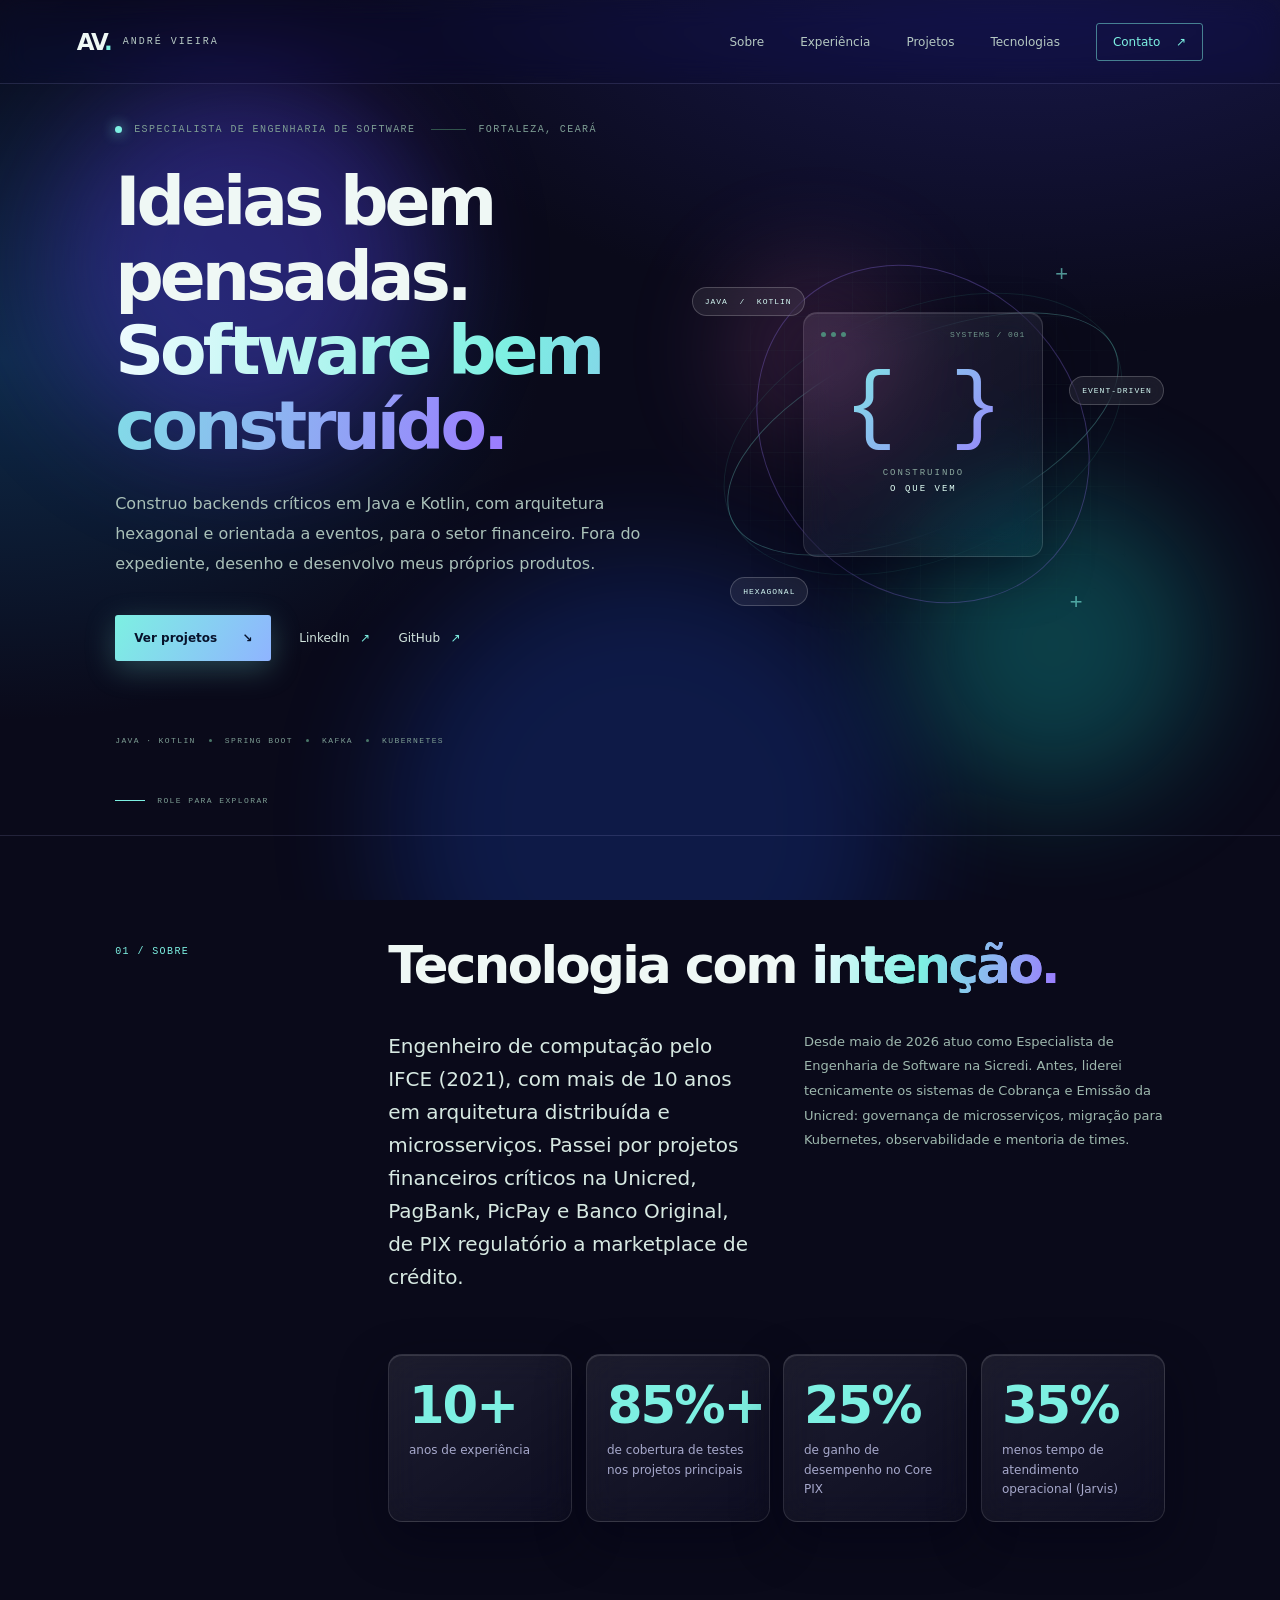
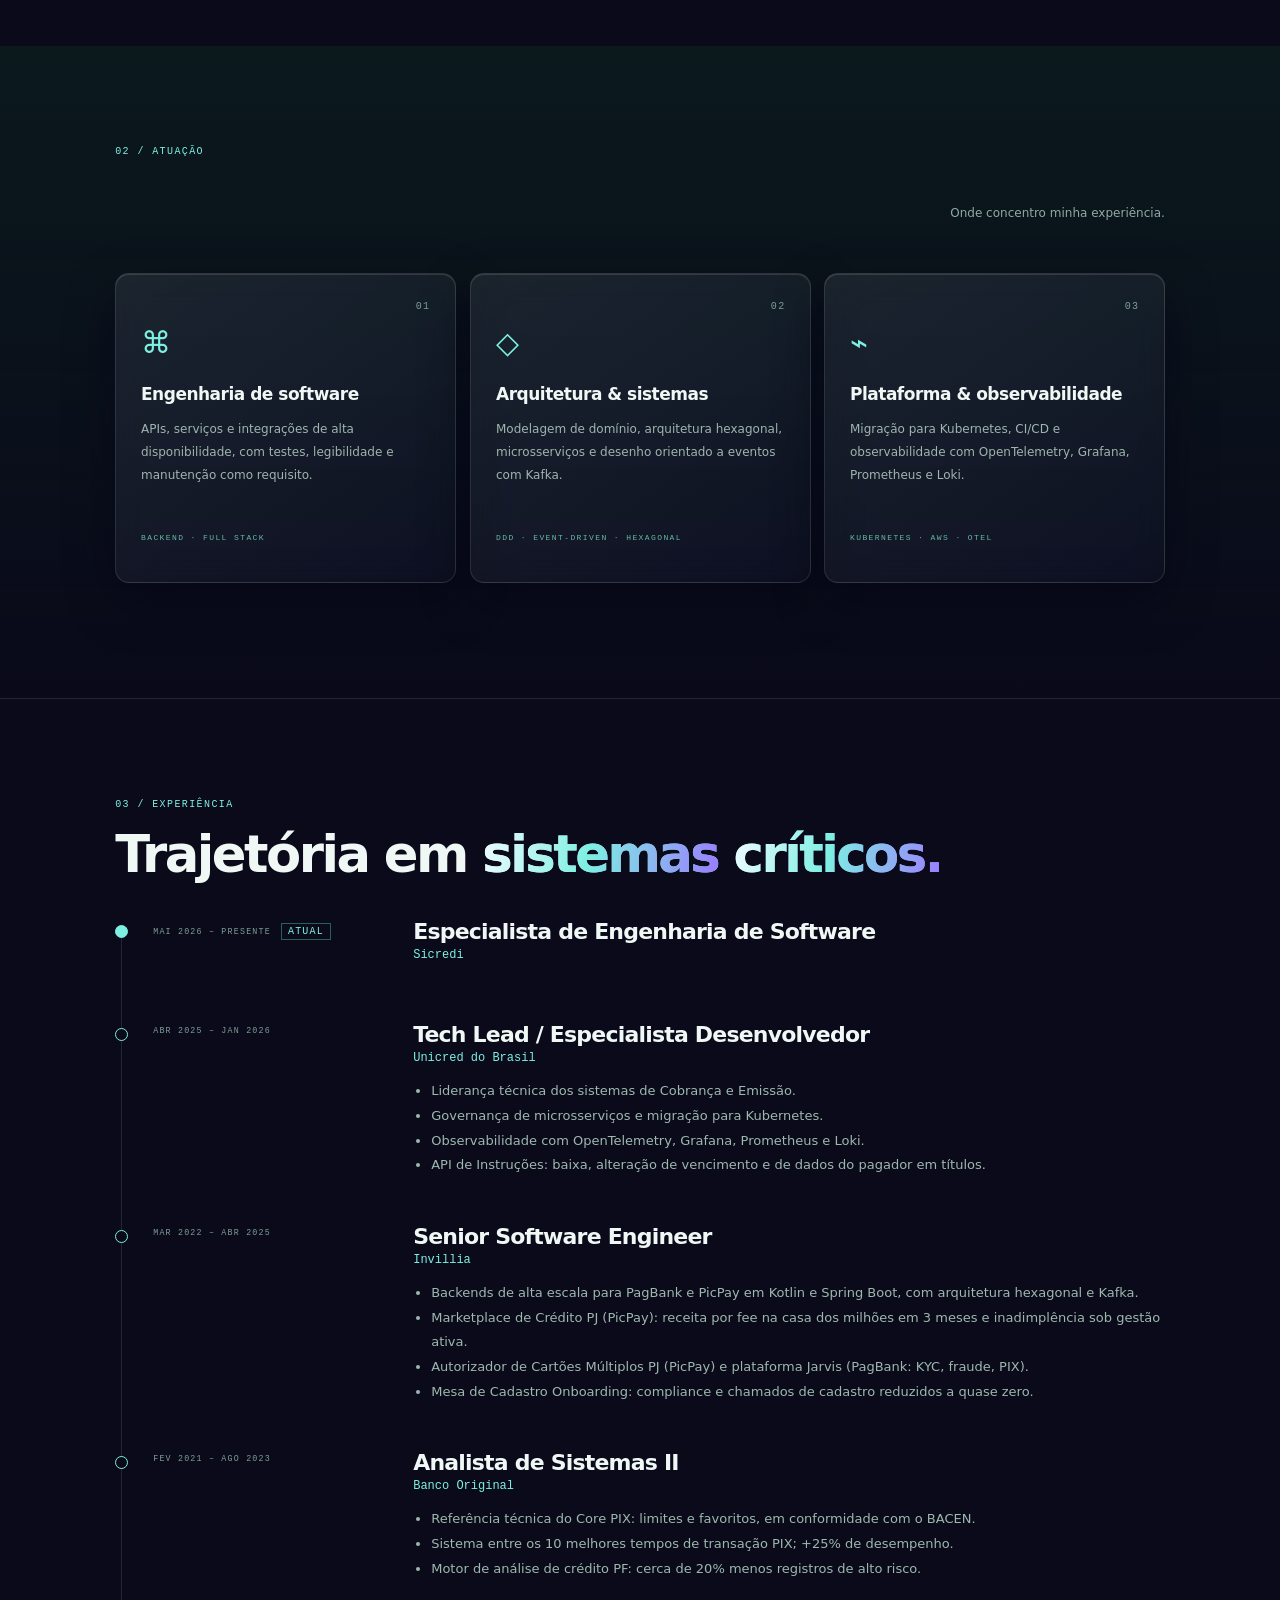
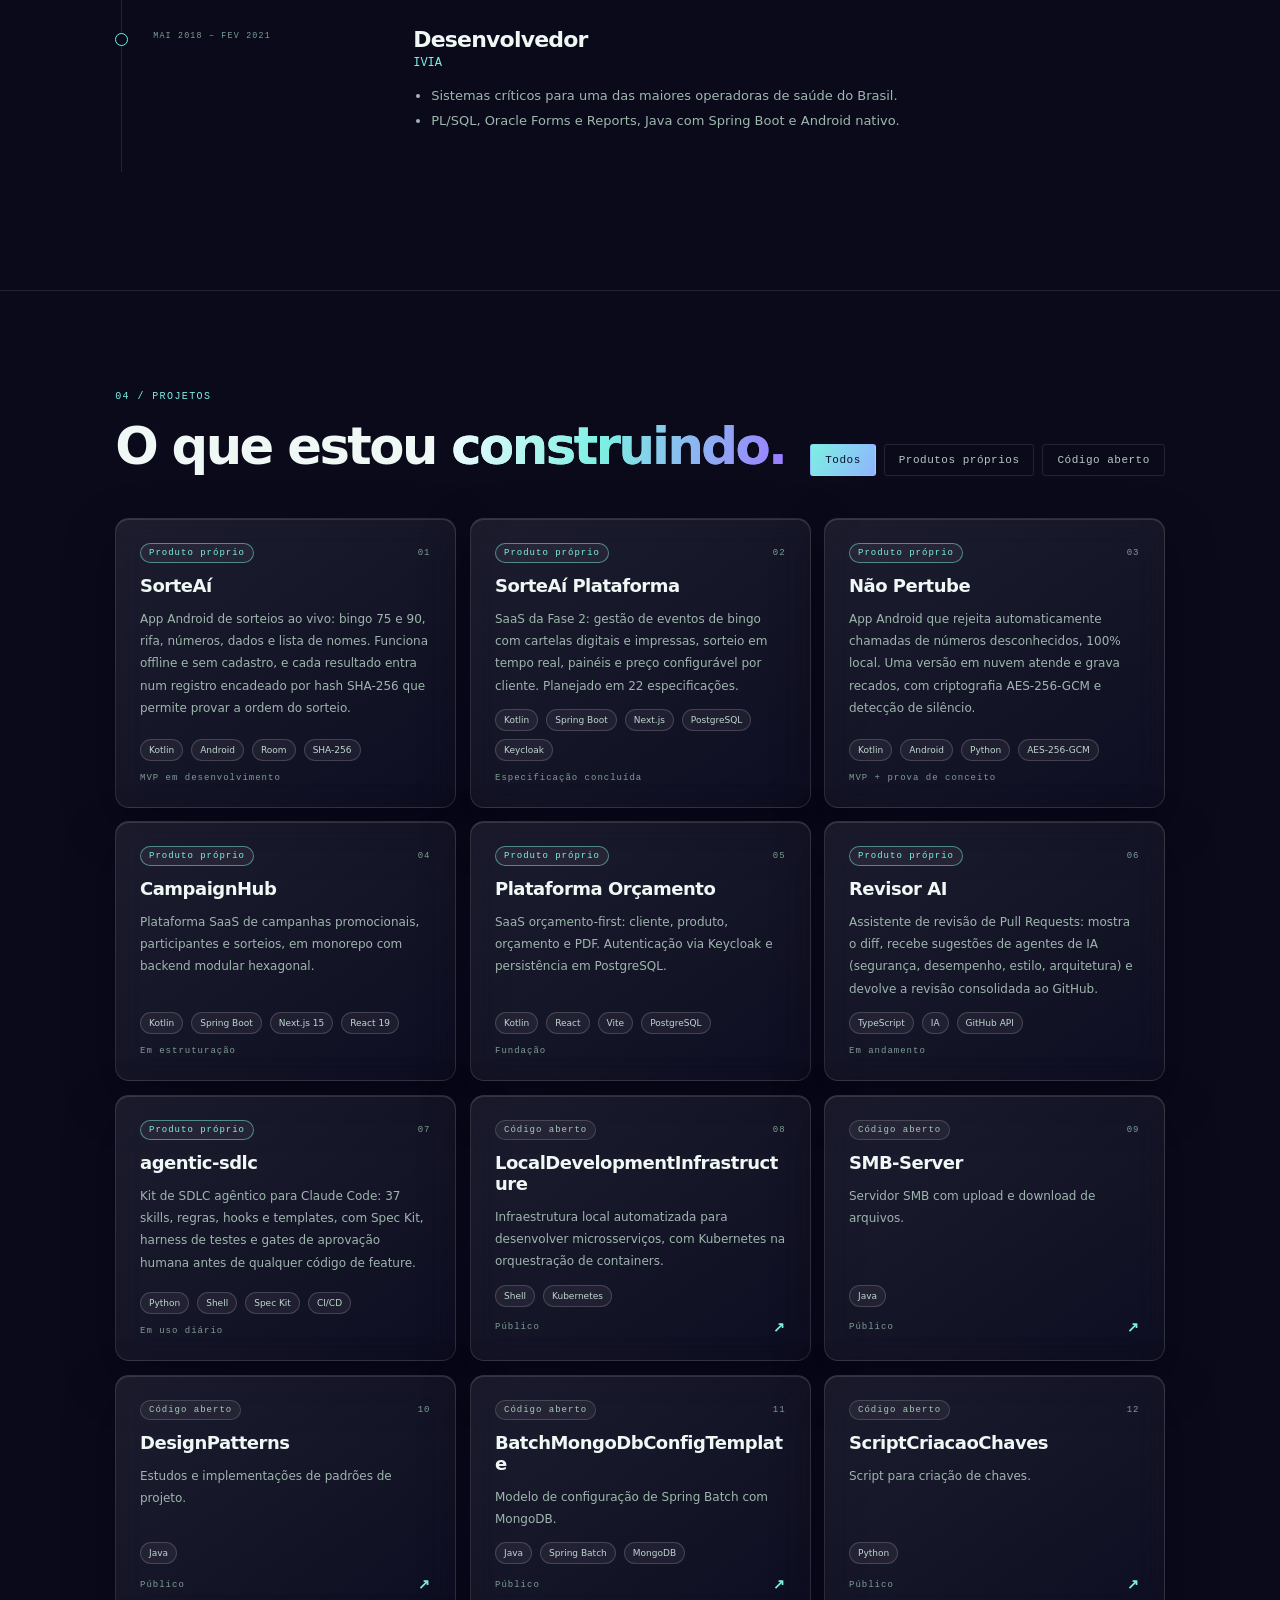
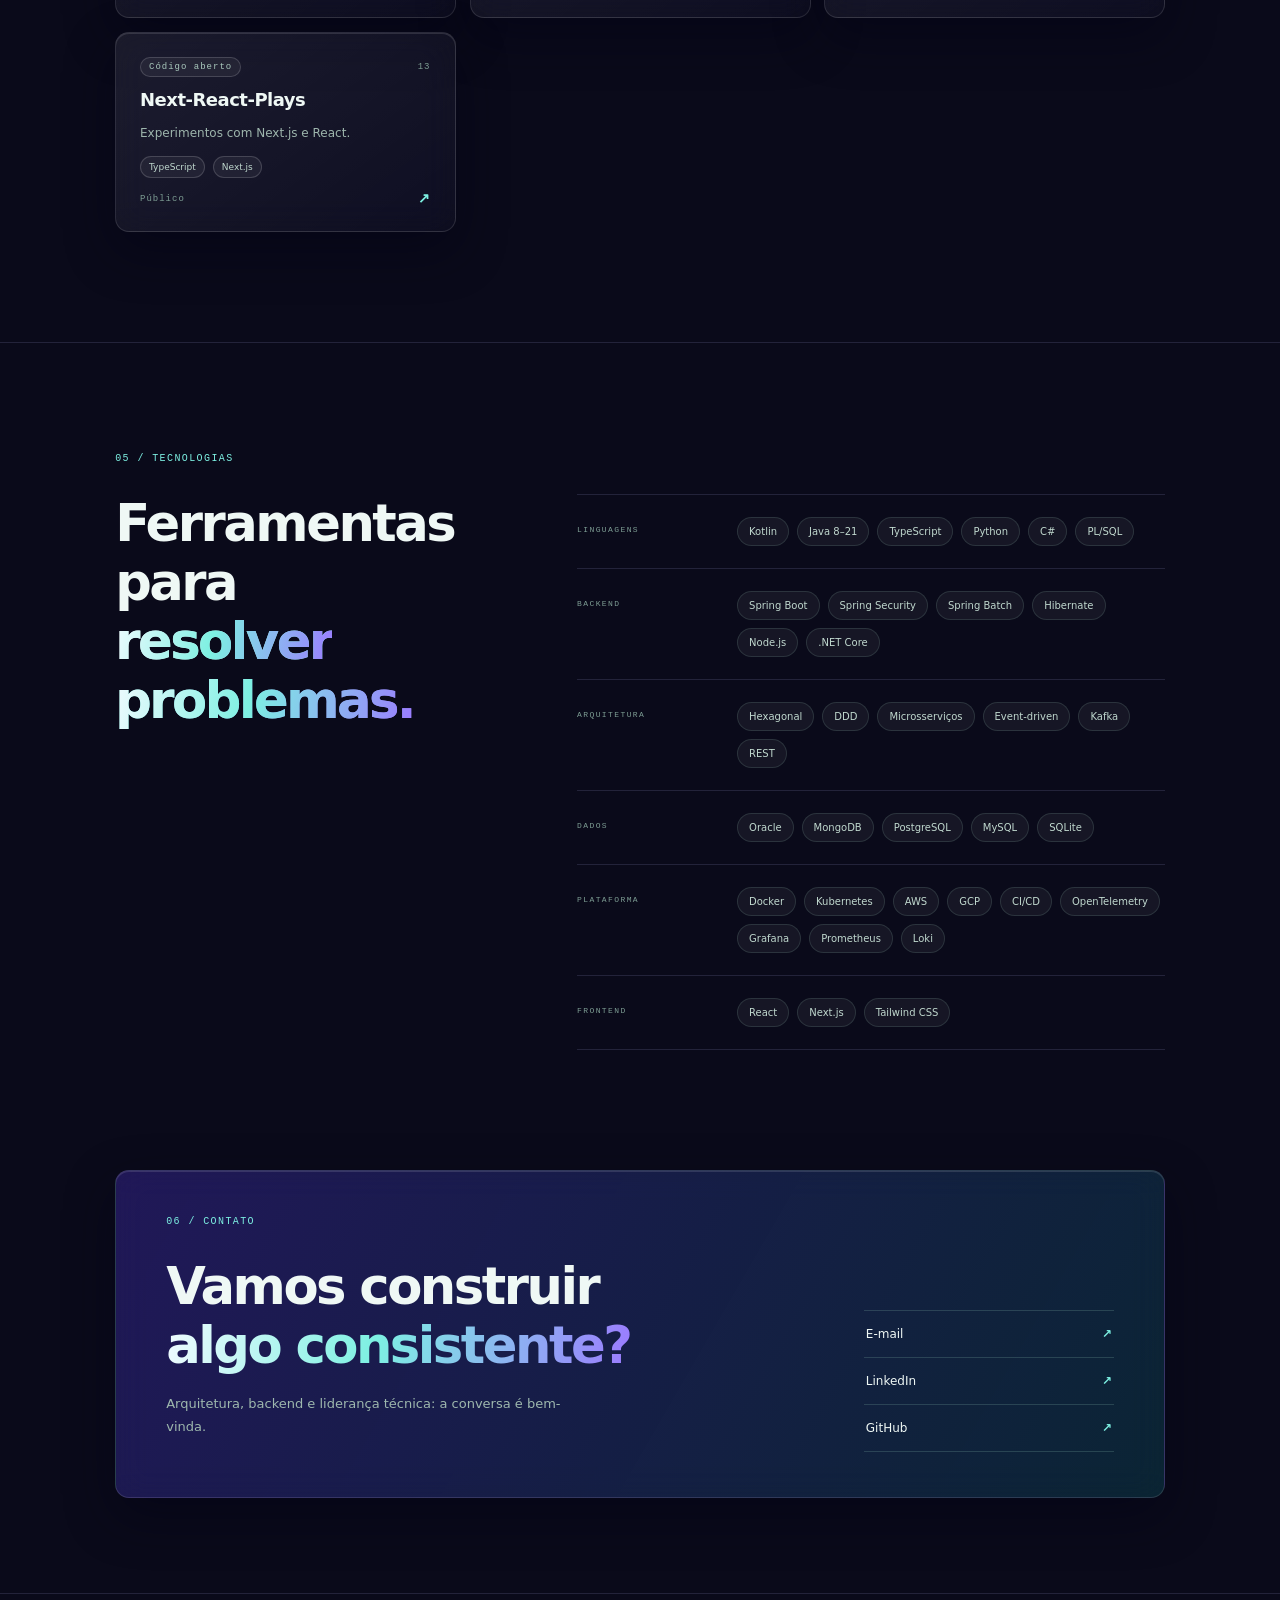
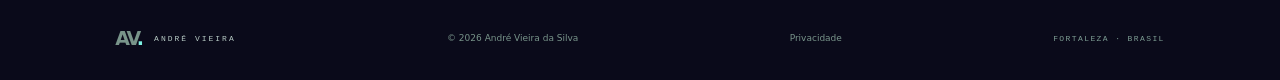
<file: index.html>
<!doctype html>
<html lang="pt-BR">
<head>
  <meta charset="utf-8">
  <meta name="viewport" content="width=device-width, initial-scale=1">
  <meta name="theme-color" content="#0a0a1a">
  <meta name="google-site-verification" content="aUGCjFNI4c_yzllm8Jevxql9EsiZ62YAUP7lTaFFCFk" />
  <title>André Vieira — Engenharia de Software</title>
  <meta name="description" content="Especialista de Engenharia de Software com mais de 10 anos em Java, Kotlin, Spring Boot e arquitetura orientada a eventos. Fortaleza, CE.">
  <meta property="og:title" content="André Vieira — Engenharia de Software">
  <meta property="og:description" content="Backends críticos em Java e Kotlin, arquitetura hexagonal e orientada a eventos.">
  <meta property="og:type" content="website">
  <meta property="og:locale" content="pt_BR">
  <link rel="icon" href="assets/favicon.svg" type="image/svg+xml">
  <link rel="manifest" href="site.webmanifest">
  <link rel="stylesheet" href="base-site.css">
  <link rel="stylesheet" href="base.css">
  <link rel="stylesheet" href="extras.css">
  <link rel="stylesheet" href="style.css">
</head>
<body>
  <noscript><p style="padding:2rem;color:#eff8f5">Este site precisa de JavaScript. Contato: sgavsnake@gmail.com · linkedin.com/in/andre-vieira-da-silva · github.com/engcomandre</p></noscript>
  <script src="content.js"></script>
  <script src="base.js"></script>
  <script src="sections.js"></script>
  <script src="app.js"></script>
</body>
</html>
</file>
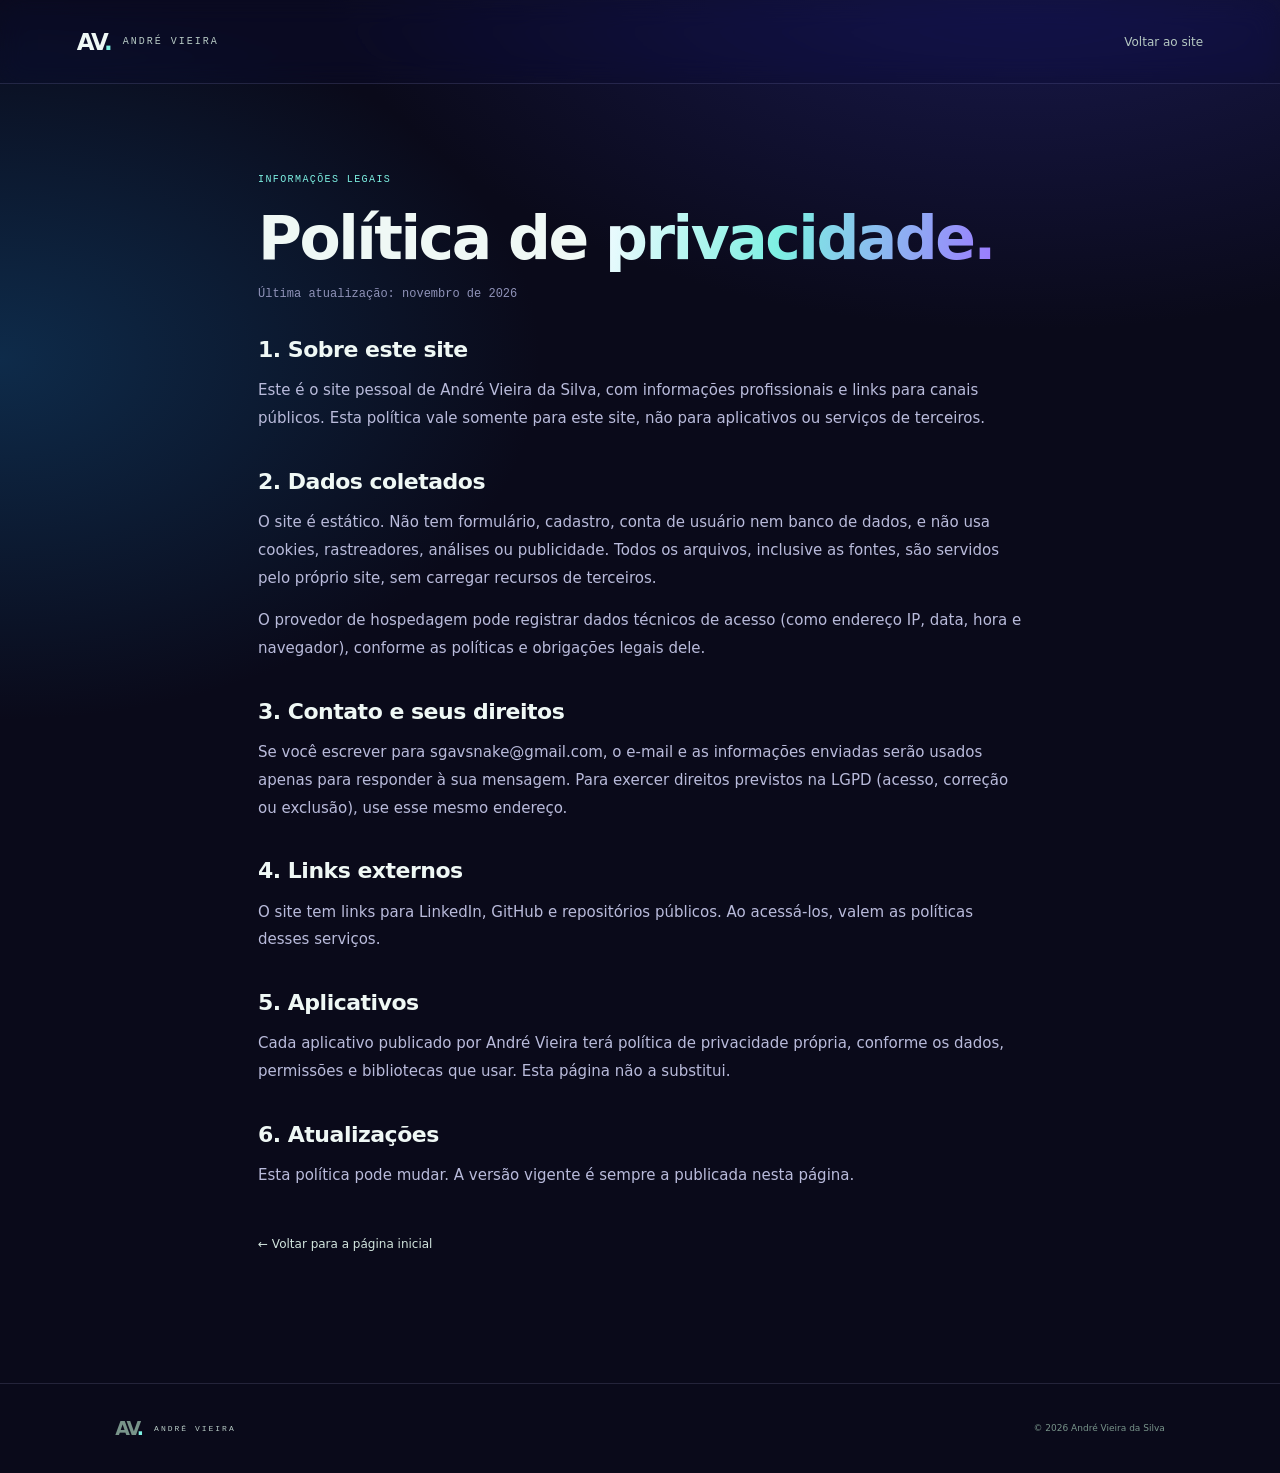
<file: privacidade.html>
<!doctype html>
<html lang="pt-BR">
<head>
  <meta charset="utf-8">
  <meta name="viewport" content="width=device-width, initial-scale=1">
  <meta name="theme-color" content="#0a0a1a">
  <title>Privacidade — André Vieira</title>
  <meta name="description" content="Política de privacidade do site de André Vieira.">
  <link rel="icon" href="assets/favicon.svg" type="image/svg+xml">
  <link rel="stylesheet" href="base-site.css">
  <link rel="stylesheet" href="style.css">
  <style>
    main { max-width: 820px; margin: 0 auto; padding: 90px 28px 110px; }
    main h1 { font-size: clamp(36px, 6vw, 60px); letter-spacing: -2.5px; margin: 18px 0 14px; }
    main h2 { font-size: 22px; letter-spacing: -.5px; margin: 36px 0 10px; }
    main p, main li { color: #b9bbdb; font-size: 15px; line-height: 1.85; }
    .upd { font: 12px var(--mono); color: #8f92b8; }
  </style>
</head>
<body>
  <header class="site-header"><a class="brand" href="index.html"><span class="brand-mark">AV<span>.</span></span><span class="brand-name">ANDRÉ VIEIRA</span></a><nav class="nav"><a href="index.html">Voltar ao site</a></nav></header>
  <main>
    <div class="section-kicker">INFORMAÇÕES LEGAIS</div>
    <h1>Política de <span class="gradient-text">privacidade.</span></h1>
    <p class="upd">Última atualização: novembro de 2026</p>

    <h2>1. Sobre este site</h2>
    <p>Este é o site pessoal de André Vieira da Silva, com informações profissionais e links para canais públicos. Esta política vale somente para este site, não para aplicativos ou serviços de terceiros.</p>

    <h2>2. Dados coletados</h2>
    <p>O site é estático. Não tem formulário, cadastro, conta de usuário nem banco de dados, e não usa cookies, rastreadores, análises ou publicidade. Todos os arquivos, inclusive as fontes, são servidos pelo próprio site, sem carregar recursos de terceiros.</p>
    <p>O provedor de hospedagem pode registrar dados técnicos de acesso (como endereço IP, data, hora e navegador), conforme as políticas e obrigações legais dele.</p>

    <h2>3. Contato e seus direitos</h2>
    <p>Se você escrever para <a href="mailto:sgavsnake@gmail.com">sgavsnake@gmail.com</a>, o e-mail e as informações enviadas serão usados apenas para responder à sua mensagem. Para exercer direitos previstos na LGPD (acesso, correção ou exclusão), use esse mesmo endereço.</p>

    <h2>4. Links externos</h2>
    <p>O site tem links para LinkedIn, GitHub e repositórios públicos. Ao acessá-los, valem as políticas desses serviços.</p>

    <h2>5. Aplicativos</h2>
    <p>Cada aplicativo publicado por André Vieira terá política de privacidade própria, conforme os dados, permissões e bibliotecas que usar. Esta página não a substitui.</p>

    <h2>6. Atualizações</h2>
    <p>Esta política pode mudar. A versão vigente é sempre a publicada nesta página.</p>
    <p style="margin-top:40px"><a class="text-link" href="index.html">← Voltar para a página inicial</a></p>
  </main>
  <footer class="footer section-wrap"><a class="brand" href="index.html"><span class="brand-mark">AV<span>.</span></span><span class="brand-name">ANDRÉ VIEIRA</span></a><span>© <span id="year"></span> André Vieira da Silva</span></footer>
  <script src="script.js"></script>
</body>
</html>
</file>
<file: base-site.css>
:root{--bg:#071716;--bg2:#0b201e;--panel:#0d2421;--line:rgba(172,224,211,.13);--text:#eff8f5;--muted:#9bb4ad;--teal:#51e0c0;--teal2:#20b99c;--mono:"DM Mono",monospace;--sans:"Manrope",sans-serif}
*{box-sizing:border-box}html{scroll-behavior:smooth;scroll-padding-top:90px}body{margin:0;background:var(--bg);color:var(--text);font-family:var(--sans);overflow-x:hidden}a{color:inherit;text-decoration:none}.ambient{position:absolute;pointer-events:none;filter:blur(90px);opacity:.12;border-radius:50%;z-index:-1}.ambient-one{width:480px;height:480px;background:#1bc5a4;top:80px;right:4%}.ambient-two{width:360px;height:360px;background:#1c8d83;top:1150px;left:-180px}.site-header{height:84px;display:flex;align-items:center;justify-content:space-between;padding:0 max(6vw,24px);border-bottom:1px solid var(--line);position:sticky;top:0;background:rgba(7,23,22,.84);backdrop-filter:blur(18px);z-index:10}.brand{display:flex;align-items:center;gap:12px}.brand-mark{font-weight:800;font-size:23px;letter-spacing:-2px}.brand-mark span{color:var(--teal)}.brand-name{font:500 10px var(--mono);letter-spacing:2px;color:#b8cbc5}.nav{display:flex;align-items:center;gap:36px;font-size:12px;color:#b5c8c2}.nav a:hover,.text-link:hover{color:var(--teal)}.nav-cta{border:1px solid rgba(81,224,192,.45);padding:11px 16px;border-radius:3px;color:var(--teal)}.nav-cta span{margin-left:12px}.menu-toggle{display:none;background:none;border:0}.section-wrap{padding-left:max(9vw,28px);padding-right:max(9vw,28px)}.hero{min-height:690px;display:grid;grid-template-columns:1.08fr .92fr;align-items:center;position:relative;padding-top:40px;padding-bottom:90px}.eyebrow,.section-kicker,.hero-meta,.scroll-note,.card-index,.card-foot,.stack-label,.footer-note{font:10px var(--mono);letter-spacing:1.4px;color:#7e9e94}.eyebrow{display:flex;align-items:center;gap:12px}.status-dot{width:7px;height:7px;border-radius:50%;background:var(--teal);box-shadow:0 0 13px var(--teal)}.eyebrow-line{height:1px;width:35px;background:#31544c;margin-left:4px}.hero h1{font-size:clamp(42px,5.3vw,76px);letter-spacing:-4px;line-height:1.1;margin:30px 0 25px;font-weight:700}.gradient-text{background:linear-gradient(100deg,#e8fff8 0%,#51e0c0 58%,#35b7c1 100%);-webkit-background-clip:text;background-clip:text;color:transparent}.hero-lead{font-size:16px;line-height:1.9;color:#a9c0b8;max-width:560px}.hero-actions{display:flex;align-items:center;gap:28px;margin-top:35px}.button{display:inline-flex;gap:25px;align-items:center;padding:16px 19px;font-size:12px;font-weight:700;border-radius:3px}.button-primary{background:var(--teal);color:#05211c}.button-primary:hover{background:#8bf2d8;transform:translateY(-2px)}.text-link{font-size:12px;color:#d2e5de}.text-link span{color:var(--teal);margin-left:7px}.hero-meta{display:flex;align-items:center;gap:13px;margin-top:75px;font-size:8px}.hero-meta i{height:3px;width:3px;background:#4a7769;border-radius:50%}.hero-art{height:490px;position:relative;display:grid;place-items:center}.art-grid{position:absolute;inset:5% 0;background-image:linear-gradient(rgba(94,170,149,.08) 1px,transparent 1px),linear-gradient(90deg,rgba(94,170,149,.08) 1px,transparent 1px);background-size:34px 34px;mask-image:radial-gradient(ellipse,black 20%,transparent 72%)}.orbit{position:absolute;border:1px solid rgba(81,224,192,.19);border-radius:50%;transform:rotate(-24deg)}.orbit-a{width:420px;height:190px}.orbit-b{width:360px;height:310px;transform:rotate(48deg)}.orbit-c{width:250px;height:420px;transform:rotate(67deg);border-color:rgba(81,224,192,.1)}.core-card{width:240px;height:245px;background:linear-gradient(145deg,rgba(20,55,49,.96),rgba(7,25,23,.96));border:1px solid rgba(81,224,192,.45);box-shadow:0 20px 80px #020b0a,0 0 55px rgba(39,195,160,.12);position:relative;z-index:2;padding:17px}.core-top{display:flex;gap:5px;align-items:center}.core-dot{width:5px;height:5px;border-radius:50%;background:#4c8979}.core-label{font:8px var(--mono);letter-spacing:1px;color:#72998d;margin-left:auto}.core-symbol{font:88px var(--mono);font-weight:400;color:var(--teal);text-align:center;margin:20px 0 7px;text-shadow:0 0 30px rgba(81,224,192,.35)}.core-caption{font:9px var(--mono);letter-spacing:2px;color:#8aa89e;line-height:1.8;text-align:center}.core-caption b{color:#e1fff5;font-weight:500}.float-tag{position:absolute;font:8px var(--mono);letter-spacing:1px;color:#9bc8ba;border:1px solid rgba(81,224,192,.24);background:#0a201d;padding:9px 12px;z-index:3}.tag-a{top:20%;left:2%}.tag-b{right:0;top:38%}.tag-c{bottom:15%;left:10%}.art-cross{position:absolute;color:var(--teal);opacity:.6;font:22px var(--mono)}.cross-a{top:15%;right:20%}.cross-b{bottom:13%;right:17%}.scroll-note{position:absolute;bottom:30px;left:max(9vw,28px);display:flex;align-items:center;gap:12px;font-size:8px}.scroll-note span{height:1px;width:30px;background:var(--teal)}.intro{padding-top:110px;padding-bottom:125px;border-top:1px solid var(--line);display:grid;grid-template-columns:.3fr 1fr;gap:40px}.section-kicker{color:var(--teal)}h2{font-size:clamp(34px,4vw,54px);line-height:1.15;letter-spacing:-2.5px;margin:0 0 35px}.intro-content h2{margin-top:-10px}.intro-columns{display:grid;grid-template-columns:1fr 1fr;gap:55px}.large-copy{font-size:20px;line-height:1.65;color:#d7e9e2;margin:0}.body-copy{color:#9eb8ae;font-size:13px;line-height:1.9}.body-copy p{margin:0 0 15px}.work{padding-top:100px;padding-bottom:115px;background:linear-gradient(180deg,rgba(12,35,31,.6),rgba(7,23,22,0))}.section-heading{display:flex;align-items:end;justify-content:space-between;margin-bottom:42px}.section-heading h2{margin:15px 0 0}.section-heading>p{max-width:260px;color:#91aaa1;font-size:12px;line-height:1.8;margin:0 0 7px}.work-grid{display:grid;grid-template-columns:repeat(3,1fr);gap:14px}.work-card{min-height:310px;padding:27px 25px 22px;background:rgba(13,36,33,.78);border:1px solid var(--line);position:relative;transition:.25s}.work-card:hover{border-color:rgba(81,224,192,.55);transform:translateY(-5px)}.card-index{position:absolute;right:24px;top:27px}.card-icon{font-size:30px;color:var(--teal);margin:24px 0 24px}.work-card h3{font-size:17px;letter-spacing:-.5px;margin:0 0 14px}.work-card p{font-size:12px;line-height:1.9;color:#9eb6ad;min-height:90px}.card-foot{font-size:8px;color:#64bba4;display:block;margin-top:25px}.stack{padding-top:110px;padding-bottom:120px;border-top:1px solid var(--line)}.stack-layout{display:grid;grid-template-columns:.8fr 1.2fr;gap:70px;margin-top:30px}.stack-layout h2{margin:0}.stack-groups{border-top:1px solid var(--line)}.stack-row{display:grid;grid-template-columns:140px 1fr;gap:20px;padding:22px 0;border-bottom:1px solid var(--line)}.stack-label{padding-top:8px;font-size:8px}.chips{display:flex;flex-wrap:wrap;gap:8px}.chips span{padding:8px 11px;border:1px solid rgba(139,181,165,.18);background:rgba(13,36,33,.55);border-radius:2px;color:#c0d8ce;font-size:10px}.contact{padding-bottom:95px}.contact-panel{background:linear-gradient(110deg,#102f29,#0b211e);border:1px solid rgba(81,224,192,.22);padding:45px 50px}.contact-content{display:grid;grid-template-columns:1fr 250px;gap:40px;align-items:end;margin-top:30px}.contact-content h2{margin:0 0 17px}.contact-content p{color:#9eb8ae;font-size:13px;line-height:1.8;max-width:430px}.contact-links{border-top:1px solid rgba(152,202,184,.2)}.contact-links a{display:flex;justify-content:space-between;padding:16px 2px;border-bottom:1px solid rgba(152,202,184,.2);font-size:12px}.contact-links b{color:var(--teal)}.contact-links a:hover{color:var(--teal)}.footer{min-height:90px;border-top:1px solid var(--line);display:flex;align-items:center;justify-content:space-between;gap:20px;color:#78948a;font-size:9px}.footer .brand-mark{font-size:19px}.footer .brand-name{font-size:8px}.footer>a:not(.brand):hover{color:var(--teal)}.footer-note{font-size:8px}
@media(max-width:900px){.hero{grid-template-columns:1fr;min-height:auto;padding-top:100px}.hero-copy{position:relative;z-index:2}.hero-art{height:390px;margin-top:30px}.hero-meta{margin-top:48px}.intro{grid-template-columns:1fr;gap:25px}.intro-content h2{margin-top:0}.stack-layout{grid-template-columns:1fr;gap:35px}.work-grid{grid-template-columns:1fr 1fr}.work-card:last-child{grid-column:span 2}.footer{flex-wrap:wrap;padding-top:25px;padding-bottom:25px}}
@media(max-width:620px){.site-header{height:70px}.menu-toggle{display:flex;flex-direction:column;gap:5px;padding:10px}.menu-toggle span{width:22px;height:1px;background:var(--teal)}.nav{display:none;position:absolute;top:69px;left:0;right:0;padding:22px 28px 26px;background:#0a201d;border-bottom:1px solid var(--line);flex-direction:column;align-items:flex-start;gap:22px}.nav.open{display:flex}.section-wrap{padding-left:25px;padding-right:25px}.hero{padding-top:75px;padding-bottom:75px}.hero h1{letter-spacing:-2.5px;font-size:clamp(39px,11vw,58px)}.hero-lead{font-size:14px}.hero-actions{gap:20px;flex-wrap:wrap}.hero-meta{font-size:7px;gap:8px;flex-wrap:wrap}.hero-art{height:330px;margin-left:-15px;margin-right:-15px;transform:scale(.88)}.orbit-a{width:330px}.orbit-b{width:300px;height:260px}.orbit-c{height:350px}.tag-a{left:-2%}.tag-b{right:-2%}.tag-c{left:0}.scroll-note{left:25px}.intro,.work,.stack{padding-top:75px;padding-bottom:80px}.intro-columns{grid-template-columns:1fr;gap:20px}.large-copy{font-size:18px}.section-heading{display:block}.section-heading>p{margin-top:18px}.work-grid{grid-template-columns:1fr}.work-card:last-child{grid-column:auto}.work-card{min-height:280px}.work-card p{min-height:0}.stack-row{grid-template-columns:1fr;gap:12px}.contact{padding-bottom:65px}.contact-panel{padding:30px 23px}.contact-content{grid-template-columns:1fr;gap:25px}.contact-content h2{font-size:38px}.footer{justify-content:flex-start;gap:15px}.footer>span:nth-child(2){order:3;width:100%}.footer-note{display:none}}
</file>
<file: base.css>
/* Base compartilhada: reset mínimo e mecânica de reveal. */
*, *::before, *::after { box-sizing: border-box; }
html { scroll-behavior: smooth; scroll-padding-top: 5rem; -webkit-text-size-adjust: 100%; }
body { margin: 0; }
img, svg { max-width: 100%; }
a { color: inherit; }
button { font: inherit; color: inherit; }
:focus-visible { outline: 2px solid var(--focus, currentColor); outline-offset: 3px; }

[data-reveal] {
  opacity: 0;
  transform: translateY(var(--ry-from, 26px));
  transition: opacity .8s cubic-bezier(.2,.7,.2,1) var(--d, 0s), transform .8s cubic-bezier(.2,.7,.2,1) var(--d, 0s);
}
[data-reveal].in { opacity: 1; transform: none; }

@media (prefers-reduced-motion: reduce) {
  html { scroll-behavior: auto; }
  *, *::before, *::after { animation-duration: .001ms !important; animation-iteration-count: 1 !important; transition-duration: .001ms !important; }
  [data-reveal] { opacity: 1; transform: none; }
}
.sr-only { position: absolute; width: 1px; height: 1px; overflow: hidden; clip: rect(0 0 0 0); white-space: nowrap; }
</file>
<file: extras.css>
/* Estilos das seções novas (estatísticas, experiência, projetos) e do split de títulos.
   Usa as variáveis da base; cada modelo pode sobrescrever. */
.stats { display: grid; grid-template-columns: repeat(4, 1fr); gap: 14px; margin-top: 60px; }
.stat { padding: 22px 20px; border: 1px solid var(--line); background: rgba(13,36,33,.55); }
.stat b { display: block; font-size: clamp(34px, 4vw, 52px); letter-spacing: -2px; color: var(--teal); font-weight: 700; line-height: 1.1; font-variant-numeric: tabular-nums; }
.stat span { display: block; margin-top: 8px; font-size: 12px; line-height: 1.6; color: var(--muted); }

.xp-sec, .proj-sec { padding-top: 100px; padding-bottom: 110px; border-top: 1px solid var(--line); }
.xp-sec h2, .proj-sec h2 { margin-top: 15px; }
.xp { position: relative; margin-top: 30px; --p: 0; }
.xp::before { content: ""; position: absolute; left: 6px; top: 8px; bottom: 8px; width: 1px; background: var(--line); }
.xp::after { content: ""; position: absolute; left: 6px; top: 8px; bottom: 8px; width: 1px; background: var(--teal); transform-origin: top; transform: scaleY(var(--p)); box-shadow: 0 0 12px var(--teal); }
.xp-item { position: relative; display: grid; grid-template-columns: 230px 1fr; gap: 30px; padding: 0 0 46px 38px; }
.xp-when { font: 10px var(--mono); letter-spacing: 1.2px; color: #7e9e94; text-transform: uppercase; display: flex; gap: 10px; align-items: center; align-self: start; padding-top: 4px; }
.xp-when em { font-style: normal; color: var(--teal); border: 1px solid rgba(81,224,192,.4); padding: 2px 6px; }
.xp-dot { position: absolute; left: 0; top: 6px; width: 13px; height: 13px; border-radius: 50%; background: var(--bg); border: 1px solid var(--teal); }
.xp-item.now .xp-dot { background: var(--teal); box-shadow: 0 0 0 0 rgba(81,224,192,.6); animation: ping 2.2s infinite; }
@keyframes ping { 70% { box-shadow: 0 0 0 11px rgba(81,224,192,0); } 100% { box-shadow: 0 0 0 0 rgba(81,224,192,0); } }
.xp-body h3 { font-size: 22px; letter-spacing: -.8px; margin: 0; }
.xp-co { margin: 4px 0 14px; color: var(--teal); font: 12px var(--mono); }
.xp-body ul { margin: 0; padding-left: 18px; color: #9eb8ae; font-size: 13px; line-height: 1.9; }

.filters { display: flex; gap: 8px; flex-wrap: wrap; }
.filters button { background: transparent; border: 1px solid var(--line); color: #b5c8c2; padding: 9px 14px; font: 11px var(--mono); letter-spacing: .5px; cursor: pointer; border-radius: 3px; transition: .2s; }
.filters button:hover { border-color: rgba(81,224,192,.5); color: var(--teal); }
.filters button.on { background: var(--teal); color: #05211c; border-color: var(--teal); }
.proj-grid { display: grid; grid-template-columns: repeat(auto-fill, minmax(290px, 1fr)); gap: 14px; }
.proj-card { position: relative; display: flex; flex-direction: column; gap: 12px; padding: 24px; background: rgba(13,36,33,.78); border: 1px solid var(--line); transition: border-color .25s, transform .25s; overflow: hidden; }
.proj-card[hidden] { display: none; }
.proj-card.pop { animation: pop .5s cubic-bezier(.2,.7,.2,1) both; }
@keyframes pop { from { opacity: 0; transform: translateY(14px) scale(.98); } }
.proj-card:hover { border-color: rgba(81,224,192,.55); transform: translateY(-4px); }
.proj-card h3 { margin: 0; font-size: 18px; letter-spacing: -.5px; word-break: break-word; }
.proj-card p { margin: 0; font-size: 12px; line-height: 1.85; color: #9eb6ad; flex: 1; }
.proj-top, .proj-foot { display: flex; justify-content: space-between; align-items: center; font: 9px var(--mono); letter-spacing: 1px; color: #7e9e94; }
.proj-foot b { color: var(--teal); font-size: 14px; }
.badge { padding: 4px 8px; border: 1px solid rgba(139,181,165,.25); color: #a9c8bc; }
.badge.autoral { border-color: rgba(81,224,192,.45); color: var(--teal); }
.proj-card .chips span { font-size: 9px; padding: 5px 8px; }

/* títulos palavra a palavra */
.w { display: inline-block; opacity: 0; transform: translateY(.55em); filter: blur(6px); transition: opacity .7s, transform .7s cubic-bezier(.2,.7,.2,1), filter .7s; transition-delay: calc(var(--i) * 60ms); }
.in > .w, .in .w { opacity: 1; transform: none; filter: none; }
.gradient-text .w { background: inherit; -webkit-background-clip: text; background-clip: text; color: transparent; }

@media (max-width: 900px) { .stats { grid-template-columns: 1fr 1fr; } .xp-item { grid-template-columns: 1fr; gap: 10px; } }
@media (max-width: 620px) { .xp-sec, .proj-sec { padding-top: 75px; padding-bottom: 80px; } .stats { gap: 10px; } }
@media (prefers-reduced-motion: reduce) { .w { opacity: 1; transform: none; filter: none; } .xp-item.now .xp-dot { animation: none; } }
</file>
<file: style.css>
:root {
  --sans: ui-sans-serif, system-ui, "Segoe UI", Roboto, "Helvetica Neue", sans-serif;
  --mono: ui-monospace, "SF Mono", Menlo, Consolas, monospace;
  --bg: #0a0a1a; --bg2: #101030; --panel: #14143a;
  --line: rgba(190,190,255,.14); --muted: #a7a9cc;
  --teal: #7df0e2; --teal2: #5fa8ff; --violet: #9b7bff;
  --px: 0; --py: 0;
}
body { background: radial-gradient(1200px 700px at 80% -10%, #1b1b55 0%, transparent 60%), radial-gradient(900px 600px at 0% 40%, #0e2b4a 0%, transparent 60%), var(--bg); background-attachment: fixed; }
.gradient-text { background: linear-gradient(100deg, #f0fbff 0%, #7df0e2 45%, #9b7bff 100%); -webkit-background-clip: text; background-clip: text; color: transparent; }
.site-header { background: rgba(14,14,40,.35); backdrop-filter: blur(14px) saturate(140%); transition: background .3s, height .3s, border-color .3s; }
.site-header.scrolled { background: rgba(14,14,40,.72); height: 68px; border-color: rgba(190,190,255,.22); }
.nav-cta { border-color: rgba(125,240,226,.5); }
.button-primary { background: linear-gradient(120deg, #7df0e2, #8fb4ff); color: #07122b; box-shadow: 0 8px 30px rgba(125,240,226,.25); }
.button-primary:hover { background: linear-gradient(120deg, #a6fff4, #b4ccff); }
.filters button.on { background: linear-gradient(120deg, #7df0e2, #8fb4ff); color: #07122b; border-color: transparent; }

/* camadas de profundidade: cada orbe se desloca em uma intensidade */
.depth { position: fixed; inset: 0; z-index: -1; overflow: hidden; pointer-events: none; }
.depth i { position: absolute; border-radius: 50%; filter: blur(60px); opacity: .5; translate: calc(var(--px) * var(--k) * 1px) calc(var(--py) * var(--k) * 1px); transition: translate .5s cubic-bezier(.2,.7,.2,1); animation: float 14s ease-in-out infinite alternate; }
.o1 { --k: -60; width: 380px; height: 380px; background: #5b3df0; top: 8%; left: 4%; opacity: .35 !important; }
.o2 { --k: 90; width: 300px; height: 300px; background: #12c9c0; top: 55%; right: 6%; animation-delay: -5s; opacity: .28 !important; }
.o3 { --k: -130; width: 160px; height: 160px; background: #ff7ad9; top: 30%; right: 30%; animation-delay: -9s; opacity: .22 !important; filter: blur(40px); }
.o4 { --k: 50; width: 520px; height: 520px; background: #1e5bff; bottom: -20%; left: 30%; animation-delay: -3s; opacity: .2 !important; }
@keyframes float { to { transform: translateY(-40px) scale(1.08); } }

/* vidro: desfoque, borda em gradiente, brilho que segue o cursor, tilt 3D */
.proj-card, .work-card, .stat, .contact-panel, .core-card {
  background: linear-gradient(145deg, rgba(255,255,255,.08), rgba(255,255,255,.02));
  backdrop-filter: blur(16px) saturate(130%); -webkit-backdrop-filter: blur(16px) saturate(130%);
  border: 1px solid rgba(255,255,255,.12); border-radius: 14px;
  box-shadow: 0 18px 50px rgba(2,2,20,.45), inset 0 1px 0 rgba(255,255,255,.12);
  position: relative; overflow: hidden;
}
.proj-card.in, .work-card.in, .stat.in {
  transform: perspective(900px) rotateY(calc(var(--rx, 0) * 12deg)) rotateX(calc(var(--ry, 0) * -12deg)) translateZ(0);
  transition: transform .18s ease-out, opacity .8s var(--d, 0s), border-color .3s;
}
.proj-card:hover, .work-card:hover { border-color: rgba(125,240,226,.5); }
.proj-card::before, .work-card::before, .stat::before, .core-card::before {
  content: ""; position: absolute; inset: 0; pointer-events: none; opacity: 0; transition: opacity .3s;
  background: radial-gradient(300px circle at var(--x, 50%) var(--y, 50%), rgba(255,255,255,.22), transparent 55%); mix-blend-mode: soft-light;
}
.proj-card:hover::before, .work-card:hover::before, .stat:hover::before, .core-card:hover::before { opacity: 1; }
.proj-card .chips span, .badge { border-radius: 999px; border-color: rgba(255,255,255,.16); background: rgba(255,255,255,.05); }
.badge.autoral { border-color: rgba(125,240,226,.5); }
.contact-panel { background: linear-gradient(120deg, rgba(91,61,240,.28), rgba(18,201,192,.14)); }
.chips span { border-radius: 999px; background: rgba(255,255,255,.05); }
.xp::after { background: linear-gradient(#7df0e2, #9b7bff); box-shadow: 0 0 14px #7df0e2; }
.xp-dot { border-color: #7df0e2; }

/* hero: orbes e etiquetas em profundidades distintas seguindo o ponteiro */
.hero-art > * { transition: translate .5s cubic-bezier(.2,.7,.2,1); }
.core-card { translate: calc(var(--px) * -18px) calc(var(--py) * -18px); transform: rotateY(calc(var(--px) * 22deg)) rotateX(calc(var(--py) * -22deg)); transition: transform .3s, translate .5s; }
.orbit-a { translate: calc(var(--px) * 40px) calc(var(--py) * 40px); border-color: rgba(125,240,226,.28); }
.orbit-b { translate: calc(var(--px) * -55px) calc(var(--py) * -30px); border-color: rgba(155,123,255,.3); }
.orbit-c { translate: calc(var(--px) * 25px) calc(var(--py) * -45px); }
.tag-a { translate: calc(var(--px) * 70px) calc(var(--py) * 50px); } .tag-b { translate: calc(var(--px) * -80px) calc(var(--py) * 40px); } .tag-c { translate: calc(var(--px) * 60px) calc(var(--py) * -60px); }
.float-tag { background: rgba(255,255,255,.07); backdrop-filter: blur(10px); border-radius: 999px; border-color: rgba(255,255,255,.2); color: #d4f8f3; }
.core-symbol { background: linear-gradient(135deg, #7df0e2, #9b7bff); -webkit-background-clip: text; background-clip: text; color: transparent; text-shadow: none; }

@media (hover: none) { .proj-card.in, .work-card.in, .stat.in { transform: none; } }
@media (max-width: 900px) { .core-card, .orbit-a, .orbit-b, .orbit-c, .float-tag { translate: none; } }
</file>
